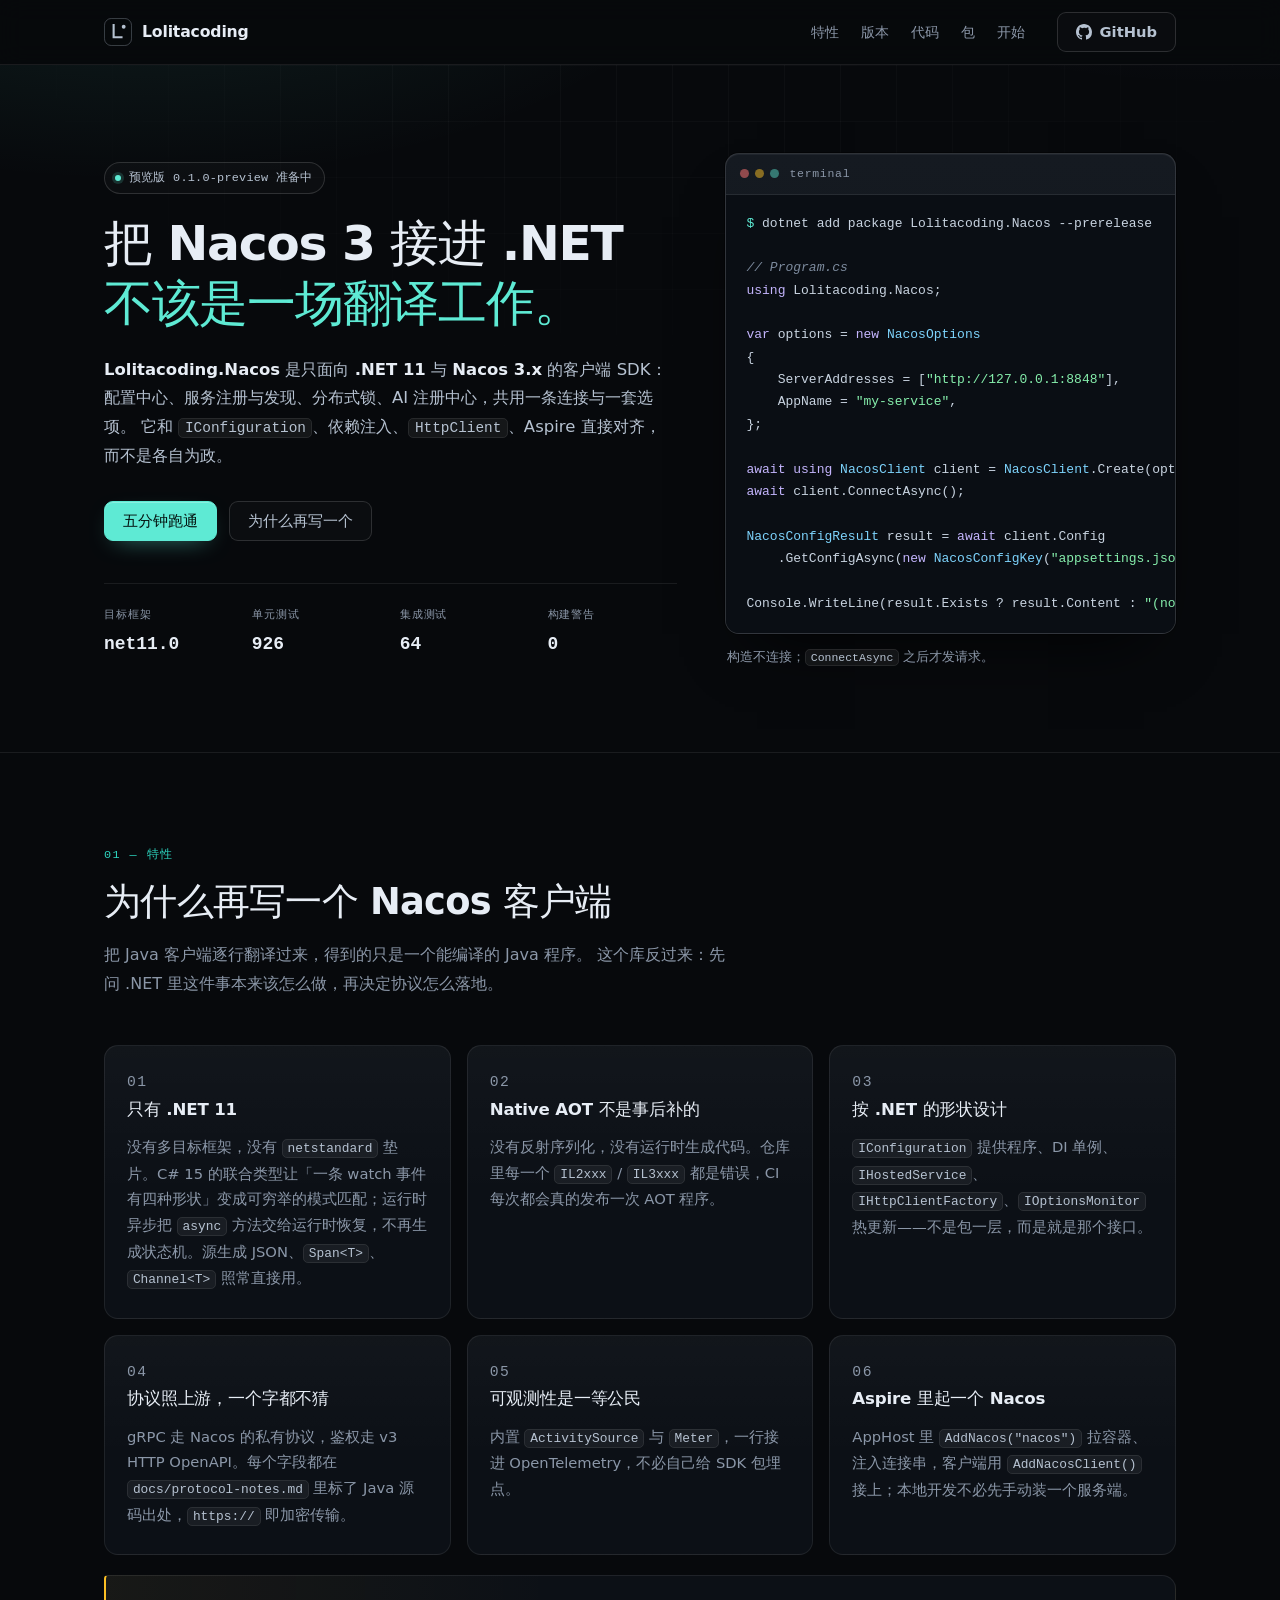
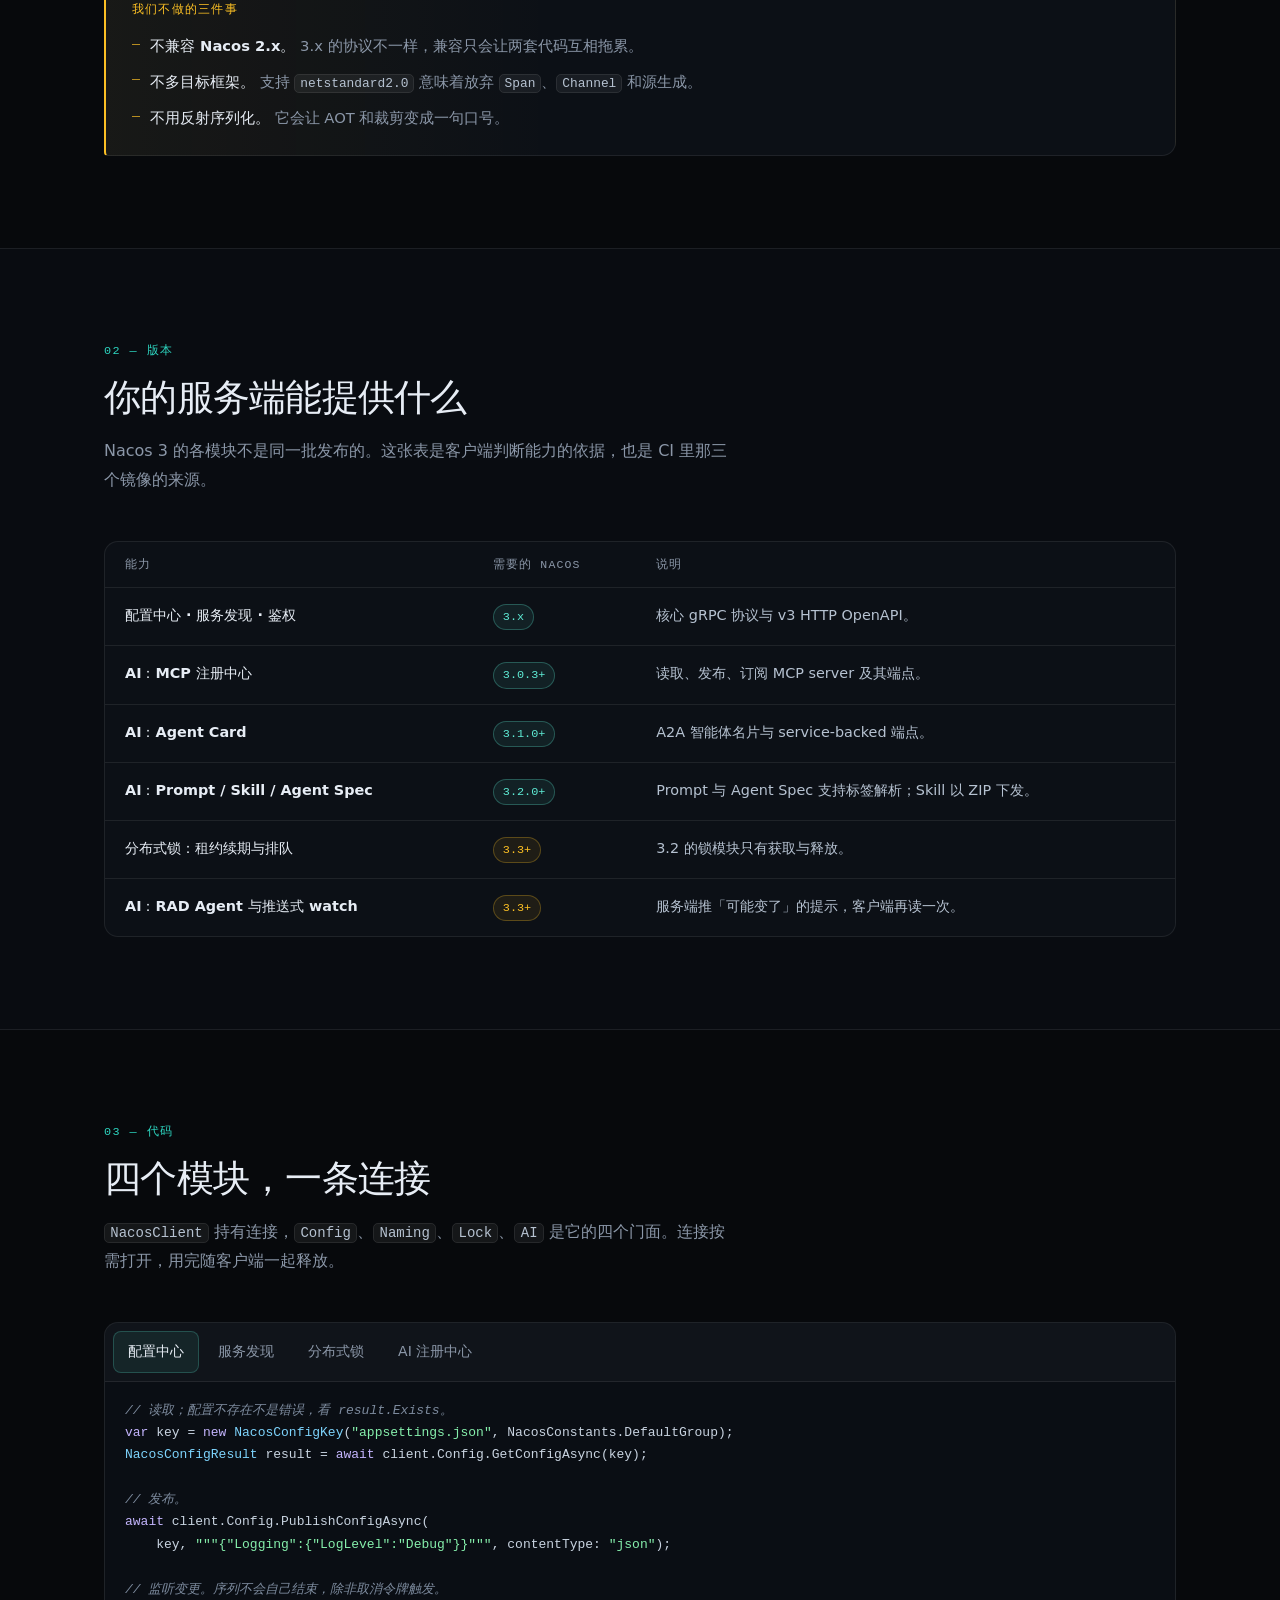
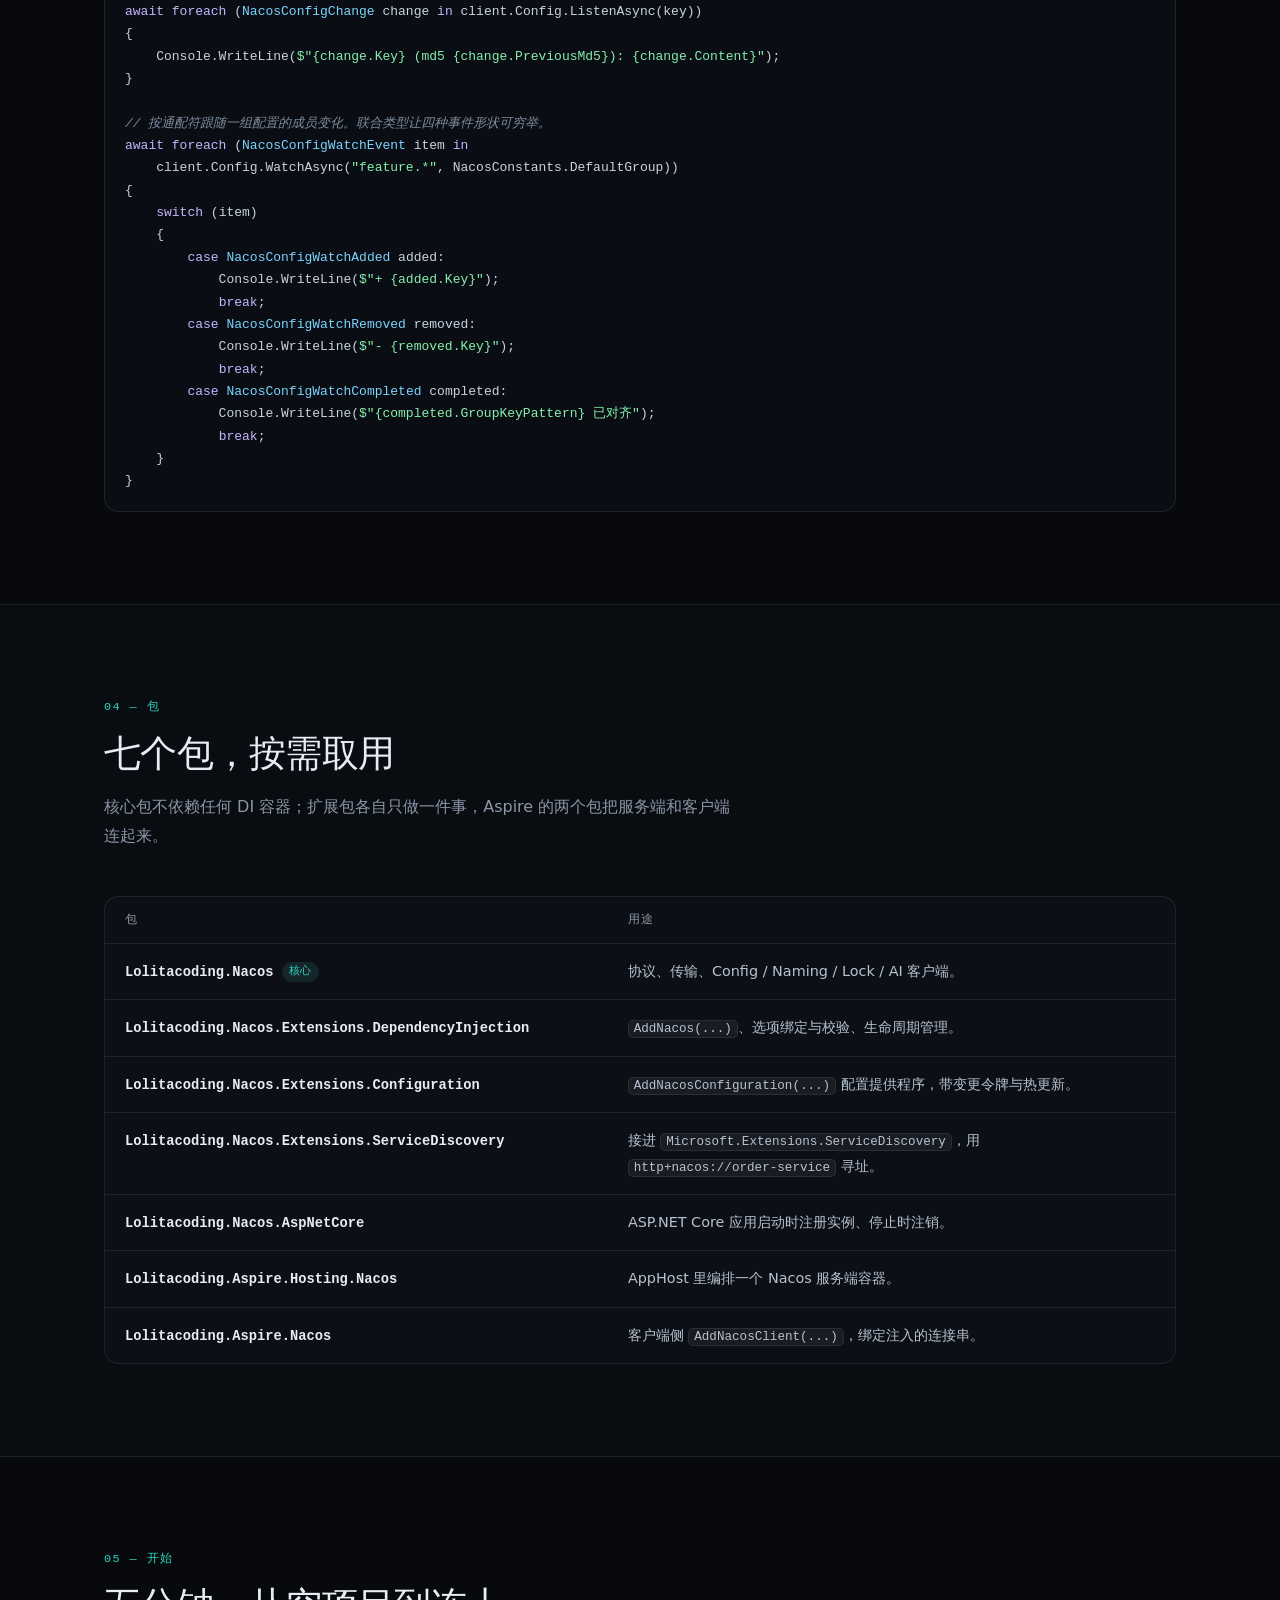
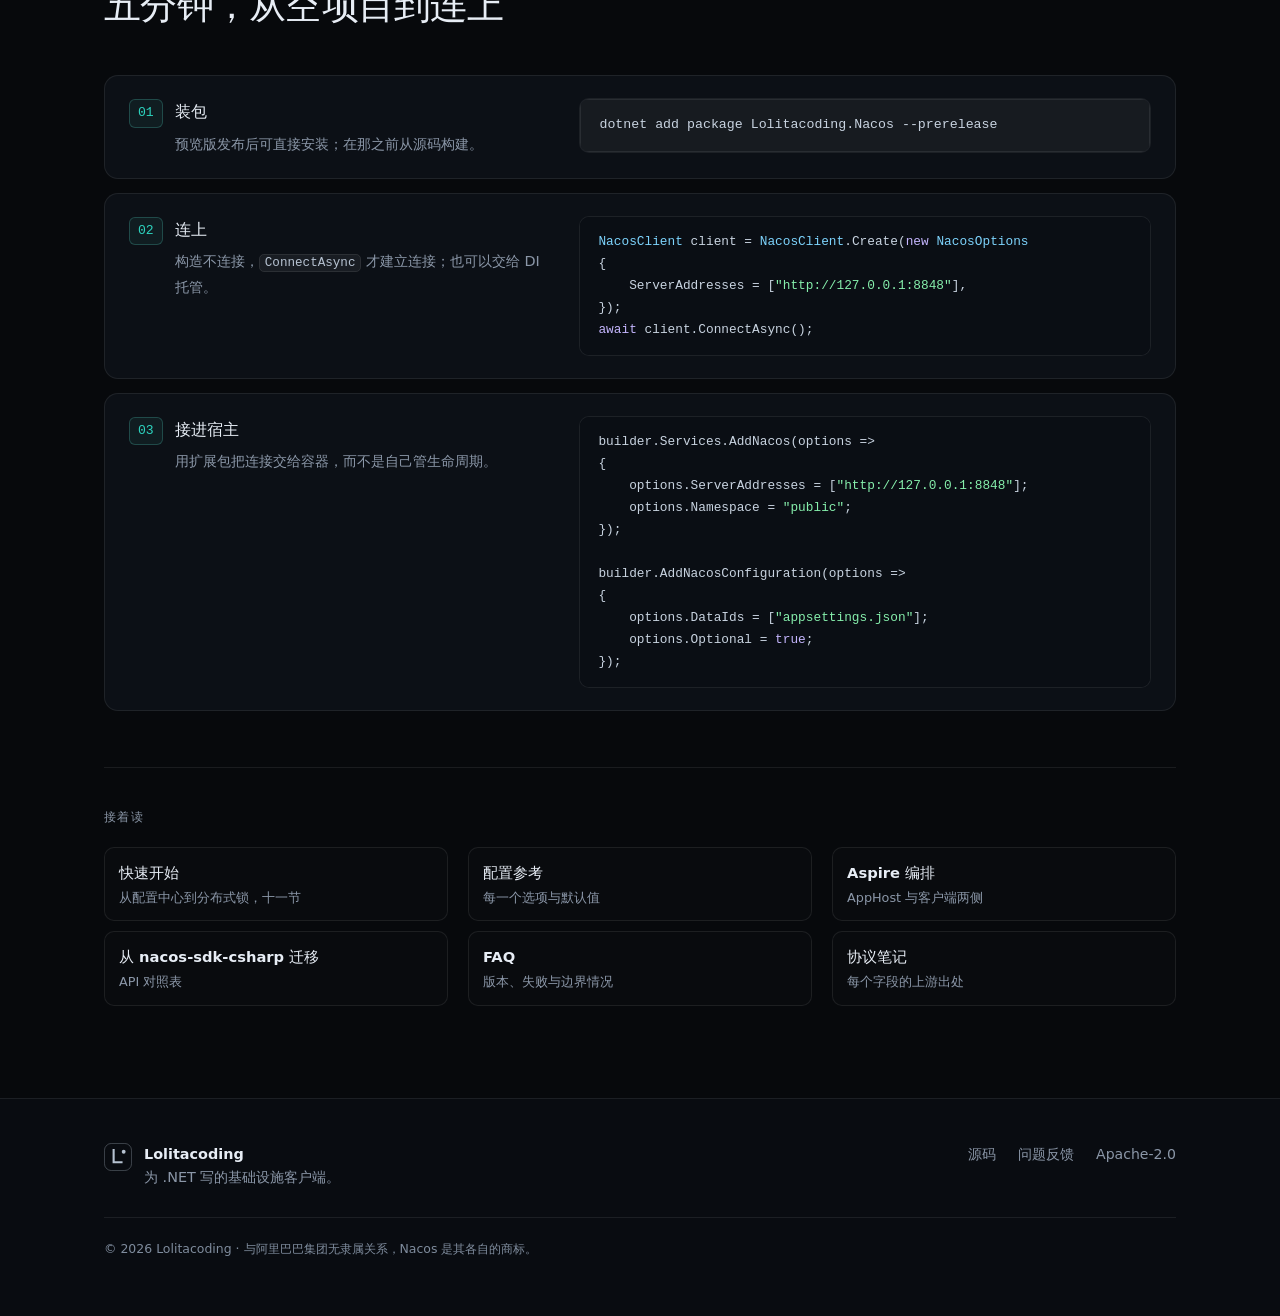
<file: site/index.html>
<!DOCTYPE html>
<html lang="zh-CN" class="no-js">
<head>
<meta charset="utf-8">
<meta name="viewport" content="width=device-width, initial-scale=1">
<title>Lolitacoding — 为 .NET 写的 Nacos 3 客户端</title>
<meta name="description" content="Lolitacoding.Nacos 是一个只面向 .NET 11 与 Nacos 3.x 的客户端 SDK：配置中心、服务注册与发现、分布式锁、AI 注册中心，原生 AOT 友好，与 IConfiguration、依赖注入和 Aspire 直接对齐。">
<meta name="theme-color" content="#07090c">
<meta name="color-scheme" content="dark">
<link rel="canonical" href="https://lolitacoding.github.io/nacos-dotnet/">
<link rel="icon" href="assets/favicon.svg" type="image/svg+xml">
<meta property="og:type" content="website">
<meta property="og:site_name" content="Lolitacoding">
<meta property="og:locale" content="zh_CN">
<meta property="og:title" content="Lolitacoding — 为 .NET 写的 Nacos 3 客户端">
<meta property="og:description" content="只面向 .NET 11 与 Nacos 3.x 的客户端 SDK：配置中心、服务发现、分布式锁、AI 注册中心。">
<meta property="og:url" content="https://lolitacoding.github.io/nacos-dotnet/">
<meta name="twitter:card" content="summary">
<link rel="stylesheet" href="assets/styles.css">
<script>document.documentElement.classList.replace('no-js', 'js');</script>
<script type="application/ld+json">
{
  "@context": "https://schema.org",
  "@type": "SoftwareApplication",
  "name": "Lolitacoding.Nacos",
  "applicationCategory": "DeveloperApplication",
  "operatingSystem": "Windows, Linux, macOS",
  "description": ".NET 11 client SDK for Nacos 3.x: configuration, service discovery, distributed locking and the AI registry.",
  "url": "https://lolitacoding.github.io/nacos-dotnet/",
  "license": "https://www.apache.org/licenses/LICENSE-2.0",
  "offers": { "@type": "Offer", "price": "0", "priceCurrency": "USD" }
}
</script>
</head>
<body>
<a class="skip" href="#main">跳到主要内容</a>

<header class="site-header">
  <div class="wrap header-inner">
    <a class="brand" href="#top" aria-label="Lolitacoding 首页">
      <svg class="brand-mark" viewBox="0 0 32 32" aria-hidden="true" focusable="false">
        <rect x="0.5" y="0.5" width="31" height="31" rx="8" fill="none" stroke="currentColor" stroke-opacity=".35"/>
        <path d="M11 8v14h9" fill="none" stroke="currentColor" stroke-width="2.4" stroke-linecap="square"/>
        <circle cx="22.5" cy="10" r="2.2" fill="currentColor"/>
      </svg>
      <span class="brand-name">Lolitacoding</span>
    </a>

    <nav class="site-nav" aria-label="主导航">
      <a href="#why">特性</a>
      <a href="#versions">版本</a>
      <a href="#code">代码</a>
      <a href="#packages">包</a>
      <a href="#start">开始</a>
    </nav>

    <a class="btn btn-ghost header-cta" href="https://github.com/lolitacoding/nacos-dotnet">
      <svg viewBox="0 0 16 16" width="16" height="16" aria-hidden="true" fill="currentColor">
        <path d="M8 0C3.58 0 0 3.58 0 8c0 3.54 2.29 6.53 5.47 7.59.4.07.55-.17.55-.38 0-.19-.01-.82-.01-1.49-2.01.37-2.53-.49-2.69-.94-.09-.23-.48-.94-.82-1.13-.28-.15-.68-.52-.01-.53.63-.01 1.08.58 1.23.82.72 1.21 1.87.87 2.33.66.07-.52.28-.87.51-1.07-1.78-.2-3.64-.89-3.64-3.95 0-.87.31-1.59.82-2.15-.08-.2-.36-1.02.08-2.12 0 0 .67-.21 2.2.82a7.4 7.4 0 0 1 2-.27c.68 0 1.36.09 2 .27 1.53-1.04 2.2-.82 2.2-.82.44 1.1.16 1.92.08 2.12.51.56.82 1.27.82 2.15 0 3.07-1.87 3.75-3.65 3.95.29.25.54.73.54 1.48 0 1.07-.01 1.93-.01 2.2 0 .21.15.46.55.38A8.01 8.01 0 0 0 16 8c0-4.42-3.58-8-8-8Z"/>
      </svg>
      <span>GitHub</span>
    </a>
  </div>
</header>

<main id="main">
  <section class="hero" id="top">
    <div class="hero-glow" aria-hidden="true"></div>
    <div class="wrap hero-inner">
      <div class="hero-copy">
        <p class="eyebrow"><span class="dot" aria-hidden="true"></span>预览版 0.1.0-preview 准备中</p>
        <h1>把 Nacos 3 接进 .NET<br><em>不该是一场翻译工作。</em></h1>
        <p class="lede">
          <strong>Lolitacoding.Nacos</strong> 是只面向 <strong>.NET 11</strong> 与 <strong>Nacos 3.x</strong> 的客户端 SDK：
          配置中心、服务注册与发现、分布式锁、AI 注册中心，共用一条连接与一套选项。
          它和 <code>IConfiguration</code>、依赖注入、<code>HttpClient</code>、Aspire 直接对齐，而不是各自为政。
        </p>
        <div class="hero-actions">
          <a class="btn btn-primary" href="#start">五分钟跑通</a>
          <a class="btn btn-ghost" href="#why">为什么再写一个</a>
        </div>
        <dl class="hero-stats">
          <div><dt>目标框架</dt><dd>net11.0</dd></div>
          <div><dt>单元测试</dt><dd>926</dd></div>
          <div><dt>集成测试</dt><dd>64</dd></div>
          <div><dt>构建警告</dt><dd>0</dd></div>
        </dl>
      </div>

      <div class="hero-code" aria-label="安装与最小示例">
        <div class="window">
          <div class="window-bar" aria-hidden="true">
            <span class="window-dots"><i></i><i></i><i></i></span>
            <span class="window-title">terminal</span>
          </div>
<pre class="code" tabindex="0"><code><span class="tok-prompt">$</span> dotnet add package Lolitacoding.Nacos --prerelease

<span class="tok-com">// Program.cs</span>
<span class="tok-key">using</span> Lolitacoding.Nacos;

<span class="tok-key">var</span> options = <span class="tok-key">new</span> <span class="tok-type">NacosOptions</span>
{
    ServerAddresses = [<span class="tok-str">"http://127.0.0.1:8848"</span>],
    AppName = <span class="tok-str">"my-service"</span>,
};

<span class="tok-key">await using</span> <span class="tok-type">NacosClient</span> client = <span class="tok-type">NacosClient</span>.Create(options);
<span class="tok-key">await</span> client.ConnectAsync();

<span class="tok-type">NacosConfigResult</span> result = <span class="tok-key">await</span> client.Config
    .GetConfigAsync(<span class="tok-key">new</span> <span class="tok-type">NacosConfigKey</span>(<span class="tok-str">"appsettings.json"</span>));

Console.WriteLine(result.Exists ? result.Content : <span class="tok-str">"(not set)"</span>);</code></pre>
        </div>
        <p class="hero-note">构造不连接；<code>ConnectAsync</code> 之后才发请求。</p>
      </div>
    </div>
  </section>

  <section class="section" id="why">
    <div class="wrap">
      <header class="section-head">
        <p class="kicker">01 — 特性</p>
        <h2>为什么再写一个 Nacos 客户端</h2>
        <p class="section-lede">
          把 Java 客户端逐行翻译过来，得到的只是一个能编译的 Java 程序。
          这个库反过来：先问 .NET 里这件事本来该怎么做，再决定协议怎么落地。
        </p>
      </header>

      <div class="grid grid-3">
        <article class="card">
          <p class="card-num">01</p>
          <h3>只有 .NET 11</h3>
          <p>没有多目标框架，没有 <code>netstandard</code> 垫片。C# 15 的联合类型让「一条 watch 事件有四种形状」变成可穷举的模式匹配；运行时异步把 <code>async</code> 方法交给运行时恢复，不再生成状态机。源生成 JSON、<code>Span&lt;T&gt;</code>、<code>Channel&lt;T&gt;</code> 照常直接用。</p>
        </article>
        <article class="card">
          <p class="card-num">02</p>
          <h3>Native AOT 不是事后补的</h3>
          <p>没有反射序列化，没有运行时生成代码。仓库里每一个 <code>IL2xxx</code> / <code>IL3xxx</code> 都是错误，CI 每次都会真的发布一次 AOT 程序。</p>
        </article>
        <article class="card">
          <p class="card-num">03</p>
          <h3>按 .NET 的形状设计</h3>
          <p><code>IConfiguration</code> 提供程序、DI 单例、<code>IHostedService</code>、<code>IHttpClientFactory</code>、<code>IOptionsMonitor</code> 热更新——不是包一层，而是就是那个接口。</p>
        </article>
        <article class="card">
          <p class="card-num">04</p>
          <h3>协议照上游，一个字都不猜</h3>
          <p>gRPC 走 Nacos 的私有协议，鉴权走 v3 HTTP OpenAPI。每个字段都在 <code>docs/protocol-notes.md</code> 里标了 Java 源码出处，<code>https://</code> 即加密传输。</p>
        </article>
        <article class="card">
          <p class="card-num">05</p>
          <h3>可观测性是一等公民</h3>
          <p>内置 <code>ActivitySource</code> 与 <code>Meter</code>，一行接进 OpenTelemetry，不必自己给 SDK 包埋点。</p>
        </article>
        <article class="card">
          <p class="card-num">06</p>
          <h3>Aspire 里起一个 Nacos</h3>
          <p>AppHost 里 <code>AddNacos("nacos")</code> 拉容器、注入连接串，客户端用 <code>AddNacosClient()</code> 接上；本地开发不必先手动装一个服务端。</p>
        </article>
      </div>

      <aside class="pledge">
        <p class="pledge-title">我们不做的三件事</p>
        <ul>
          <li><strong>不兼容 Nacos 2.x。</strong> 3.x 的协议不一样，兼容只会让两套代码互相拖累。</li>
          <li><strong>不多目标框架。</strong> 支持 <code>netstandard2.0</code> 意味着放弃 <code>Span</code>、<code>Channel</code> 和源生成。</li>
          <li><strong>不用反射序列化。</strong> 它会让 AOT 和裁剪变成一句口号。</li>
        </ul>
      </aside>
    </div>
  </section>

  <section class="section section-alt" id="versions">
    <div class="wrap">
      <header class="section-head">
        <p class="kicker">02 — 版本</p>
        <h2>你的服务端能提供什么</h2>
        <p class="section-lede">
          Nacos 3 的各模块不是同一批发布的。这张表是客户端判断能力的依据，也是 CI 里那三个镜像的来源。
        </p>
      </header>

      <div class="table-wrap">
        <table class="table-versions">
          <caption class="sr-only">Nacos 服务端版本与客户端能力对照</caption>
          <thead>
            <tr><th scope="col">能力</th><th scope="col">需要的 Nacos</th><th scope="col">说明</th></tr>
          </thead>
          <tbody>
            <tr><th scope="row">配置中心 · 服务发现 · 鉴权</th><td><span class="tag">3.x</span></td><td>核心 gRPC 协议与 v3 HTTP OpenAPI。</td></tr>
            <tr><th scope="row">AI：MCP 注册中心</th><td><span class="tag">3.0.3+</span></td><td>读取、发布、订阅 MCP server 及其端点。</td></tr>
            <tr><th scope="row">AI：Agent Card</th><td><span class="tag">3.1.0+</span></td><td>A2A 智能体名片与 service-backed 端点。</td></tr>
            <tr><th scope="row">AI：Prompt / Skill / Agent Spec</th><td><span class="tag">3.2.0+</span></td><td>Prompt 与 Agent Spec 支持标签解析；Skill 以 ZIP 下发。</td></tr>
            <tr><th scope="row">分布式锁：租约续期与排队</th><td><span class="tag tag-warm">3.3+</span></td><td>3.2 的锁模块只有获取与释放。</td></tr>
            <tr><th scope="row">AI：RAD Agent 与推送式 watch</th><td><span class="tag tag-warm">3.3+</span></td><td>服务端推「可能变了」的提示，客户端再读一次。</td></tr>
          </tbody>
        </table>
      </div>
    </div>
  </section>

  <section class="section" id="code">
    <div class="wrap">
      <header class="section-head">
        <p class="kicker">03 — 代码</p>
        <h2>四个模块，一条连接</h2>
        <p class="section-lede">
          <code>NacosClient</code> 持有连接，<code>Config</code>、<code>Naming</code>、<code>Lock</code>、<code>AI</code>
          是它的四个门面。连接按需打开，用完随客户端一起释放。
        </p>
      </header>

      <div class="tabs" data-tabs>
        <div class="tablist" role="tablist" aria-label="代码示例">
          <button class="tab" role="tab" id="tab-config" aria-controls="panel-config" aria-selected="true" data-tab>配置中心</button>
          <button class="tab" role="tab" id="tab-naming" aria-controls="panel-naming" aria-selected="false" tabindex="-1" data-tab>服务发现</button>
          <button class="tab" role="tab" id="tab-lock" aria-controls="panel-lock" aria-selected="false" tabindex="-1" data-tab>分布式锁</button>
          <button class="tab" role="tab" id="tab-ai" aria-controls="panel-ai" aria-selected="false" tabindex="-1" data-tab>AI 注册中心</button>
        </div>

        <div class="panel" role="tabpanel" id="panel-config" aria-labelledby="tab-config" data-panel>
<pre class="code" tabindex="0"><code><span class="tok-com">// 读取；配置不存在不是错误，看 result.Exists。</span>
<span class="tok-key">var</span> key = <span class="tok-key">new</span> <span class="tok-type">NacosConfigKey</span>(<span class="tok-str">"appsettings.json"</span>, NacosConstants.DefaultGroup);
<span class="tok-type">NacosConfigResult</span> result = <span class="tok-key">await</span> client.Config.GetConfigAsync(key);

<span class="tok-com">// 发布。</span>
<span class="tok-key">await</span> client.Config.PublishConfigAsync(
    key, <span class="tok-str">"""{"Logging":{"LogLevel":"Debug"}}"""</span>, contentType: <span class="tok-str">"json"</span>);

<span class="tok-com">// 监听变更。序列不会自己结束，除非取消令牌触发。</span>
<span class="tok-key">await foreach</span> (<span class="tok-type">NacosConfigChange</span> change <span class="tok-key">in</span> client.Config.ListenAsync(key))
{
    Console.WriteLine(<span class="tok-str">$"{change.Key} (md5 {change.PreviousMd5}): {change.Content}"</span>);
}

<span class="tok-com">// 按通配符跟随一组配置的成员变化。联合类型让四种事件形状可穷举。</span>
<span class="tok-key">await foreach</span> (<span class="tok-type">NacosConfigWatchEvent</span> item <span class="tok-key">in</span>
    client.Config.WatchAsync(<span class="tok-str">"feature.*"</span>, NacosConstants.DefaultGroup))
{
    <span class="tok-key">switch</span> (item)
    {
        <span class="tok-key">case</span> <span class="tok-type">NacosConfigWatchAdded</span> added:
            Console.WriteLine(<span class="tok-str">$"+ {added.Key}"</span>);
            <span class="tok-key">break</span>;
        <span class="tok-key">case</span> <span class="tok-type">NacosConfigWatchRemoved</span> removed:
            Console.WriteLine(<span class="tok-str">$"- {removed.Key}"</span>);
            <span class="tok-key">break</span>;
        <span class="tok-key">case</span> <span class="tok-type">NacosConfigWatchCompleted</span> completed:
            Console.WriteLine(<span class="tok-str">$"{completed.GroupKeyPattern} 已对齐"</span>);
            <span class="tok-key">break</span>;
    }
}</code></pre>
        </div>

        <div class="panel" role="tabpanel" id="panel-naming" aria-labelledby="tab-naming" data-panel>
<pre class="code" tabindex="0"><code><span class="tok-key">using</span> Lolitacoding.Nacos.Naming;

<span class="tok-key">var</span> service = <span class="tok-key">new</span> <span class="tok-type">NacosServiceKey</span>(<span class="tok-str">"order-service"</span>, NacosConstants.DefaultGroup);

<span class="tok-key">await</span> client.Naming.RegisterInstanceAsync(
    service, <span class="tok-key">new</span> <span class="tok-type">NacosInstance</span>(<span class="tok-str">"10.0.0.5"</span>, <span class="tok-num">8080</span>));

<span class="tok-com">// 一条连接对一个服务只发布一组实例，所以多实例用批量接口。</span>
<span class="tok-key">await</span> client.Naming.RegisterInstancesAsync(payment, [
    <span class="tok-key">new</span> <span class="tok-type">NacosInstance</span>(<span class="tok-str">"10.0.0.6"</span>, <span class="tok-num">8080</span>),
    <span class="tok-key">new</span> <span class="tok-type">NacosInstance</span>(<span class="tok-str">"10.0.0.7"</span>, <span class="tok-num">8080</span>),
]);

<span class="tok-type">NacosServiceInfo</span> info = <span class="tok-key">await</span> client.Naming.GetInstancesAsync(service);

<span class="tok-com">// 只保留带标签的实例；过滤在客户端，订阅仍然只开一条。</span>
<span class="tok-key">var</span> goldOnly = <span class="tok-type">NacosInstanceSelectors</span>.Metadata(
    <span class="tok-key">new</span> <span class="tok-type">Dictionary</span>&lt;<span class="tok-key">string</span>, <span class="tok-key">string</span>&gt; { [<span class="tok-str">"tier"</span>] = <span class="tok-str">"gold"</span> });

<span class="tok-key">await foreach</span> (<span class="tok-type">NacosServiceChange</span> change <span class="tok-key">in</span>
    client.Naming.SubscribeAsync(service, goldOnly))
{
    Console.WriteLine(<span class="tok-str">$"{change.Instances.Count} 个 gold 实例"</span>);
}</code></pre>
        </div>

        <div class="panel" role="tabpanel" id="panel-lock" aria-labelledby="tab-lock" data-panel>
<pre class="code" tabindex="0"><code><span class="tok-key">using</span> Lolitacoding.Nacos.Locking;

<span class="tok-type">NacosLock</span> nightlyLock = client.Lock.GetLock(
    <span class="tok-key">new</span> <span class="tok-type">NacosLockKey</span>(<span class="tok-str">"nightly-reindex"</span>),
    <span class="tok-key">new</span> <span class="tok-type">NacosLockOptions</span> { LeaseDuration = <span class="tok-type">TimeSpan</span>.FromSeconds(<span class="tok-num">15</span>) });

<span class="tok-key">await using</span> <span class="tok-type">NacosLockLease</span> lease = <span class="tok-key">await</span> nightlyLock.AcquireAsync(ct);

<span class="tok-com">// …… 被保护的临界区 ……</span>

<span class="tok-com">// 没有 fencing token：锁随连接消失，提交前自己确认还握着。</span>
<span class="tok-key">if</span> (!lease.IsHeld)
{
    <span class="tok-com">// 这次执行的效果可能不再独占。</span>
}</code></pre>
        </div>

        <div class="panel" role="tabpanel" id="panel-ai" aria-labelledby="tab-ai" data-panel>
<pre class="code" tabindex="0"><code><span class="tok-key">using</span> Lolitacoding.Nacos.AI;

<span class="tok-com">// MCP：服务器当前提供的工具、资源与端点。</span>
<span class="tok-type">NacosMcpServerDetail</span> server = <span class="tok-key">await</span> client.AI.Mcp.GetServerAsync(<span class="tok-str">"weather"</span>, ct);

<span class="tok-key">foreach</span> (<span class="tok-type">NacosMcpTool</span> tool <span class="tok-key">in</span> server.ToolSpec?.Tools ?? [])
{
    Console.WriteLine(tool.Name);
}

<span class="tok-com">// Nacos 没有 MCP 变更推送：订阅就是按间隔重读，变了才再报。</span>
<span class="tok-key">await foreach</span> (<span class="tok-type">NacosMcpServerDetail</span> change <span class="tok-key">in</span>
    client.AI.Mcp.SubscribeServerAsync(<span class="tok-str">"weather"</span>, ct: ct))
{
    Console.WriteLine(change.VersionDetail?.Version);
}

<span class="tok-com">// Prompt、Skill、Agent Spec、Agent Card，以及 3.3 的 RAD Agent watch。</span>
<span class="tok-type">NacosSkill</span> skill = <span class="tok-key">await</span> client.AI.Skill.GetSkillAsync(<span class="tok-str">"release-notes"</span>, ct);
Console.WriteLine(<span class="tok-str">$"{skill.Version} ({skill.Md5}), {skill.Archive.Length} bytes"</span>);</code></pre>
        </div>
      </div>
    </div>
  </section>

  <section class="section section-alt" id="packages">
    <div class="wrap">
      <header class="section-head">
        <p class="kicker">04 — 包</p>
        <h2>七个包，按需取用</h2>
        <p class="section-lede">
          核心包不依赖任何 DI 容器；扩展包各自只做一件事，Aspire 的两个包把服务端和客户端连起来。
        </p>
      </header>

      <div class="table-wrap">
        <table class="packages">
          <caption class="sr-only">NuGet 包列表</caption>
          <colgroup><col class="col-pkg"><col></colgroup>
          <thead>
            <tr><th scope="col">包</th><th scope="col">用途</th></tr>
          </thead>
          <tbody>
            <tr>
              <th scope="row"><code>Lolitacoding.Nacos</code><span class="pkg-note">核心</span></th>
              <td>协议、传输、Config / Naming / Lock / AI 客户端。</td>
            </tr>
            <tr>
              <th scope="row"><code>Lolitacoding.Nacos.<wbr>Extensions.<wbr>DependencyInjection</code></th>
              <td><code>AddNacos(...)</code>、选项绑定与校验、生命周期管理。</td>
            </tr>
            <tr>
              <th scope="row"><code>Lolitacoding.Nacos.<wbr>Extensions.<wbr>Configuration</code></th>
              <td><code>AddNacosConfiguration(...)</code> 配置提供程序，带变更令牌与热更新。</td>
            </tr>
            <tr>
              <th scope="row"><code>Lolitacoding.Nacos.<wbr>Extensions.<wbr>ServiceDiscovery</code></th>
              <td>接进 <code>Microsoft.Extensions.ServiceDiscovery</code>，用 <code>http+nacos://order-service</code> 寻址。</td>
            </tr>
            <tr>
              <th scope="row"><code>Lolitacoding.Nacos.AspNetCore</code></th>
              <td>ASP.NET Core 应用启动时注册实例、停止时注销。</td>
            </tr>
            <tr>
              <th scope="row"><code>Lolitacoding.Aspire.<wbr>Hosting.Nacos</code></th>
              <td>AppHost 里编排一个 Nacos 服务端容器。</td>
            </tr>
            <tr>
              <th scope="row"><code>Lolitacoding.Aspire.Nacos</code></th>
              <td>客户端侧 <code>AddNacosClient(...)</code>，绑定注入的连接串。</td>
            </tr>
          </tbody>
        </table>
      </div>
    </div>
  </section>

  <section class="section" id="start">
    <div class="wrap">
      <header class="section-head">
        <p class="kicker">05 — 开始</p>
        <h2>五分钟，从空项目到连上</h2>
      </header>

      <ol class="steps">
        <li>
          <div class="step-body">
            <h3>装包</h3>
            <p>预览版发布后可直接安装；在那之前从源码构建。</p>
          </div>
          <div class="step-code"><code>dotnet add package Lolitacoding.Nacos --prerelease</code></div>
        </li>
        <li>
          <div class="step-body">
            <h3>连上</h3>
            <p>构造不连接，<code>ConnectAsync</code> 才建立连接；也可以交给 DI 托管。</p>
          </div>
          <div class="step-code">
<pre class="code" tabindex="0"><code><span class="tok-type">NacosClient</span> client = <span class="tok-type">NacosClient</span>.Create(<span class="tok-key">new</span> <span class="tok-type">NacosOptions</span>
{
    ServerAddresses = [<span class="tok-str">"http://127.0.0.1:8848"</span>],
});
<span class="tok-key">await</span> client.ConnectAsync();</code></pre>
          </div>
        </li>
        <li>
          <div class="step-body">
            <h3>接进宿主</h3>
            <p>用扩展包把连接交给容器，而不是自己管生命周期。</p>
          </div>
          <div class="step-code">
<pre class="code" tabindex="0"><code>builder.Services.AddNacos(options =&gt;
{
    options.ServerAddresses = [<span class="tok-str">"http://127.0.0.1:8848"</span>];
    options.Namespace = <span class="tok-str">"public"</span>;
});

builder.AddNacosConfiguration(options =&gt;
{
    options.DataIds = [<span class="tok-str">"appsettings.json"</span>];
    options.Optional = <span class="tok-key">true</span>;
});</code></pre>
          </div>
        </li>
      </ol>

      <div class="docs">
        <h3>接着读</h3>
        <ul class="doc-list">
          <li><a href="https://github.com/lolitacoding/nacos-dotnet/blob/main/docs/quickstart.md">快速开始<span>从配置中心到分布式锁，十一节</span></a></li>
          <li><a href="https://github.com/lolitacoding/nacos-dotnet/blob/main/docs/configuration.md">配置参考<span>每一个选项与默认值</span></a></li>
          <li><a href="https://github.com/lolitacoding/nacos-dotnet/blob/main/docs/aspire.md">Aspire 编排<span>AppHost 与客户端两侧</span></a></li>
          <li><a href="https://github.com/lolitacoding/nacos-dotnet/blob/main/docs/migration-from-nacos-sdk-csharp.md">从 nacos-sdk-csharp 迁移<span>API 对照表</span></a></li>
          <li><a href="https://github.com/lolitacoding/nacos-dotnet/blob/main/docs/faq.md">FAQ<span>版本、失败与边界情况</span></a></li>
          <li><a href="https://github.com/lolitacoding/nacos-dotnet/blob/main/docs/protocol-notes.md">协议笔记<span>每个字段的上游出处</span></a></li>
        </ul>
      </div>
    </div>
  </section>
</main>

<footer class="site-footer">
  <div class="wrap footer-inner">
    <div class="footer-brand">
      <svg class="brand-mark" viewBox="0 0 32 32" aria-hidden="true" focusable="false">
        <rect x="0.5" y="0.5" width="31" height="31" rx="8" fill="none" stroke="currentColor" stroke-opacity=".35"/>
        <path d="M11 8v14h9" fill="none" stroke="currentColor" stroke-width="2.4" stroke-linecap="square"/>
        <circle cx="22.5" cy="10" r="2.2" fill="currentColor"/>
      </svg>
      <p><strong>Lolitacoding</strong><br><span>为 .NET 写的基础设施客户端。</span></p>
    </div>
    <nav class="footer-nav" aria-label="页脚导航">
      <a href="https://github.com/lolitacoding/nacos-dotnet">源码</a>
      <a href="https://github.com/lolitacoding/nacos-dotnet/issues">问题反馈</a>
      <a href="https://github.com/lolitacoding/nacos-dotnet/blob/main/LICENSE">Apache-2.0</a>
    </nav>
    <p class="footer-note">© 2026 Lolitacoding · 与阿里巴巴集团无隶属关系，Nacos 是其各自的商标。</p>
  </div>
</footer>

<script src="assets/main.js" defer></script>
</body>
</html>
</file>
<file: site/assets/styles.css>
/* ==========================================================================
   Lolitacoding — single page, no build step.
   Palette is deliberately narrow: one background ramp, one accent, one warm.
   ========================================================================== */

:root {
  --bg: #07090c;
  --bg-alt: #090c11;
  --surface: #0c1016;
  --surface-2: #10151d;
  --line: rgba(255, 255, 255, 0.08);
  --line-strong: rgba(255, 255, 255, 0.14);
  --fg: #e7edf5;
  --fg-dim: #b6c2d1;
  --muted: #8b97a8;
  --accent: #5eead4;
  --accent-dim: #2dd4bf;
  --warm: #fbbf24;
  --code-bg: #0a0e14;

  --sans: "Inter", ui-sans-serif, system-ui, -apple-system, "Segoe UI",
    "Noto Sans SC", "PingFang SC", "Hiragino Sans GB", "Microsoft YaHei", sans-serif;
  --mono: ui-monospace, "Cascadia Code", "JetBrains Mono", "SFMono-Regular",
    Consolas, "Liberation Mono", monospace;

  --radius: 14px;
  --wrap: 1120px;
}

*,
*::before,
*::after { box-sizing: border-box; }

html {
  scroll-behavior: smooth;
  scroll-padding-top: 88px;
  -webkit-text-size-adjust: 100%;
}

body {
  margin: 0;
  background: var(--bg);
  color: var(--fg);
  font-family: var(--sans);
  font-size: 16px;
  line-height: 1.7;
  font-synthesis-weight: none;
  text-rendering: optimizeLegibility;
  -webkit-font-smoothing: antialiased;
}

img, svg { display: block; max-width: 100%; }

a { color: var(--accent); text-decoration: none; }
a:hover { text-decoration: underline; text-underline-offset: 3px; }

code, pre, kbd { font-family: var(--mono); }

p code, li code, td code, th code, dd code {
  font-size: 0.875em;
  color: var(--fg-dim);
  background: rgba(255, 255, 255, 0.055);
  border: 1px solid var(--line);
  border-radius: 5px;
  padding: 0.08em 0.38em;
  white-space: nowrap;
}

::selection { background: rgba(94, 234, 212, 0.28); color: #fff; }

:focus-visible {
  outline: 2px solid var(--accent);
  outline-offset: 3px;
  border-radius: 4px;
}

.sr-only {
  position: absolute;
  width: 1px; height: 1px;
  padding: 0; margin: -1px;
  overflow: hidden;
  clip: rect(0 0 0 0);
  white-space: nowrap;
  border: 0;
}

.skip {
  position: absolute;
  left: 16px;
  top: -64px;
  z-index: 100;
  padding: 10px 16px;
  background: var(--accent);
  color: #04120f;
  font-weight: 650;
  border-radius: 8px;
  transition: top 120ms ease;
}
.skip:focus { top: 12px; text-decoration: none; }

.wrap {
  width: 100%;
  max-width: var(--wrap);
  margin: 0 auto;
  padding: 0 24px;
}

/* --------------------------------------------------------------- header -- */

.site-header {
  position: sticky;
  top: 0;
  z-index: 50;
  background: rgba(7, 9, 12, 0.78);
  backdrop-filter: saturate(140%) blur(12px);
  -webkit-backdrop-filter: saturate(140%) blur(12px);
  border-bottom: 1px solid var(--line);
}

.header-inner {
  display: flex;
  align-items: center;
  gap: 28px;
  height: 64px;
}

.brand {
  display: inline-flex;
  align-items: center;
  gap: 10px;
  color: var(--fg);
  font-weight: 650;
  letter-spacing: -0.01em;
}
.brand:hover { text-decoration: none; }
.brand:hover .brand-mark { color: var(--accent); }

.brand-mark {
  width: 28px;
  height: 28px;
  color: var(--fg-dim);
  transition: color 140ms ease;
}

.brand-name { font-size: 0.98rem; }

.site-nav {
  display: flex;
  align-items: center;
  gap: 22px;
  margin-left: auto;
  font-size: 0.9rem;
}
.site-nav a { color: var(--muted); }
.site-nav a:hover { color: var(--fg); text-decoration: none; }

.header-cta { margin-left: 4px; }

/* --------------------------------------------------------------- button -- */

.btn {
  display: inline-flex;
  align-items: center;
  justify-content: center;
  gap: 8px;
  padding: 10px 18px;
  border-radius: 9px;
  border: 1px solid transparent;
  font-size: 0.92rem;
  font-weight: 600;
  line-height: 1.2;
  white-space: nowrap;
  transition: background 140ms ease, border-color 140ms ease, color 140ms ease,
    transform 140ms ease;
}
.btn:hover { text-decoration: none; }
.btn:active { transform: translateY(1px); }

.btn-primary {
  background: var(--accent);
  color: #04120f;
  border-color: var(--accent);
  box-shadow: 0 1px 0 rgba(255, 255, 255, 0.25) inset, 0 8px 24px -12px rgba(94, 234, 212, 0.65);
}
.btn-primary:hover { background: #7df0de; border-color: #7df0de; }

.btn-ghost {
  color: var(--fg-dim);
  border-color: var(--line-strong);
  background: rgba(255, 255, 255, 0.02);
}
.btn-ghost:hover { color: var(--fg); border-color: rgba(255, 255, 255, 0.26); background: rgba(255, 255, 255, 0.05); }

/* ----------------------------------------------------------------- hero -- */

.hero {
  position: relative;
  overflow: hidden;
  padding: 88px 0 84px;
  border-bottom: 1px solid var(--line);
}

.hero-glow {
  position: absolute;
  inset: -40% -20% auto;
  height: 720px;
  background:
    radial-gradient(46% 52% at 22% 18%, rgba(94, 234, 212, 0.11), transparent 70%),
    radial-gradient(38% 46% at 82% 8%, rgba(129, 140, 248, 0.09), transparent 72%);
  pointer-events: none;
}

.hero::after {
  content: "";
  position: absolute;
  inset: 0;
  background-image:
    linear-gradient(to right, rgba(255, 255, 255, 0.028) 1px, transparent 1px),
    linear-gradient(to bottom, rgba(255, 255, 255, 0.028) 1px, transparent 1px);
  background-size: 56px 56px;
  mask-image: radial-gradient(70% 60% at 50% 0%, #000 20%, transparent 78%);
  -webkit-mask-image: radial-gradient(70% 60% at 50% 0%, #000 20%, transparent 78%);
  pointer-events: none;
}

.hero-inner {
  position: relative;
  z-index: 1;
  display: grid;
  grid-template-columns: minmax(0, 1.12fr) minmax(0, 0.88fr);
  gap: 48px;
  align-items: center;
}

/* Grid items default to min-width: auto, and a code block's longest line would
   then push the whole column wider than the viewport. */
.hero-copy,
.hero-code,
.step-body,
.step-code,
.tabs,
.panel { min-width: 0; }

.eyebrow {
  display: inline-flex;
  align-items: center;
  gap: 8px;
  margin: 0 0 20px;
  padding: 5px 12px 5px 10px;
  border: 1px solid var(--line-strong);
  border-radius: 999px;
  background: rgba(255, 255, 255, 0.025);
  font-family: var(--mono);
  font-size: 0.74rem;
  letter-spacing: 0.02em;
  color: var(--fg-dim);
}

.dot {
  width: 6px;
  height: 6px;
  border-radius: 50%;
  background: var(--accent);
  box-shadow: 0 0 0 3px rgba(94, 234, 212, 0.16);
}

.hero h1 {
  margin: 0 0 22px;
  font-size: clamp(2rem, 1rem + 2.9vw, 3.05rem);
  line-height: 1.22;
  letter-spacing: -0.026em;
  font-weight: 700;
  text-wrap: balance;
}
.hero h1 em {
  font-style: normal;
  color: var(--accent);
}

.lede {
  margin: 0 0 30px;
  max-width: 54ch;
  color: var(--fg-dim);
  font-size: 1.03rem;
  line-height: 1.75;
}
.lede strong { color: var(--fg); font-weight: 600; }

.hero-actions {
  display: flex;
  flex-wrap: wrap;
  gap: 12px;
  margin-bottom: 42px;
}

.hero-stats {
  display: grid;
  grid-template-columns: repeat(4, minmax(0, 1fr));
  gap: 18px;
  margin: 0;
  padding-top: 22px;
  border-top: 1px solid var(--line);
}
.hero-stats div { min-width: 0; }
.hero-stats dt {
  margin-bottom: 4px;
  font-family: var(--mono);
  font-size: 0.7rem;
  letter-spacing: 0.08em;
  text-transform: uppercase;
  color: var(--muted);
}
.hero-stats dd {
  margin: 0;
  font-family: var(--mono);
  font-size: 1.12rem;
  font-weight: 600;
  color: var(--fg);
}

/* window + code ------------------------------------------------------------ */

.window {
  max-width: 100%;
  border: 1px solid var(--line-strong);
  border-radius: var(--radius);
  background: linear-gradient(180deg, var(--surface-2), var(--surface));
  box-shadow:
    0 1px 0 rgba(255, 255, 255, 0.05) inset,
    0 32px 64px -32px rgba(0, 0, 0, 0.9),
    0 0 0 1px rgba(0, 0, 0, 0.4);
  overflow: hidden;
}

.window-bar {
  display: flex;
  align-items: center;
  gap: 10px;
  padding: 10px 14px;
  border-bottom: 1px solid var(--line);
  background: rgba(255, 255, 255, 0.018);
}

.window-dots { display: inline-flex; gap: 6px; }
.window-dots i {
  width: 9px; height: 9px;
  border-radius: 50%;
  background: rgba(255, 255, 255, 0.14);
}
.window-dots i:first-child { background: rgba(248, 113, 113, 0.55); }
.window-dots i:nth-child(2) { background: rgba(251, 191, 36, 0.5); }
.window-dots i:last-child { background: rgba(94, 234, 212, 0.45); }

.window-title {
  font-family: var(--mono);
  font-size: 0.72rem;
  letter-spacing: 0.06em;
  color: var(--muted);
}

.hero-note {
  margin: 12px 2px 0;
  font-size: 0.82rem;
  color: var(--muted);
}

pre.code {
  max-width: 100%;
  margin: 0;
  padding: 18px 20px;
  overflow-x: auto;
  background: var(--code-bg);
  color: #c8d3e0;
  font-size: 0.8125rem;
  line-height: 1.72;
  tab-size: 4;
  scrollbar-width: thin;
  scrollbar-color: rgba(255, 255, 255, 0.16) transparent;
}
.window pre.code { border-radius: 0; }

pre.code code {
  font-size: inherit;
  color: inherit;
  background: none;
  border: 0;
  padding: 0;
  white-space: pre;
}

.copy-wrap { position: relative; }
.copy-wrap pre.code { margin: 0; }

.copy {
  position: absolute;
  top: 8px;
  right: 8px;
  padding: 4px 9px;
  border: 1px solid var(--line-strong);
  border-radius: 6px;
  background: rgba(12, 16, 22, 0.85);
  color: var(--muted);
  font-family: var(--mono);
  font-size: 0.7rem;
  line-height: 1.5;
  cursor: pointer;
  opacity: 0;
  transition: opacity 120ms ease, color 120ms ease, border-color 120ms ease;
}
.copy-wrap:hover .copy,
.copy:focus-visible { opacity: 1; }
.copy:hover { color: var(--fg); border-color: rgba(255, 255, 255, 0.28); }
.copy.is-done { color: var(--accent); border-color: rgba(94, 234, 212, 0.4); opacity: 1; }

@media (max-width: 760px) {
  .copy { display: none; }
}

.tok-key { color: #c4b5fd; }
.tok-type { color: #7dd3fc; }
.tok-str { color: #86efac; }
.tok-num { color: #fdba74; }
.tok-com { color: #7d8b9e; font-style: italic; }
.tok-prompt { color: var(--accent); user-select: none; }

/* -------------------------------------------------------------- section -- */

.section { padding: 92px 0; }
.section-alt {
  background: var(--bg-alt);
  border-top: 1px solid var(--line);
  border-bottom: 1px solid var(--line);
}

.section-head { max-width: 62ch; margin-bottom: 46px; }

.kicker {
  margin: 0 0 14px;
  font-family: var(--mono);
  font-size: 0.74rem;
  letter-spacing: 0.12em;
  text-transform: uppercase;
  color: var(--accent-dim);
}

.section-head h2 {
  margin: 0 0 16px;
  font-size: clamp(1.6rem, 1.1rem + 1.9vw, 2.3rem);
  line-height: 1.25;
  letter-spacing: -0.02em;
  font-weight: 680;
  text-wrap: balance;
}

.section-lede {
  margin: 0;
  color: var(--muted);
  font-size: 1rem;
  line-height: 1.8;
}

/* ---------------------------------------------------------------- cards -- */

.grid { display: grid; gap: 16px; }
.grid-3 { grid-template-columns: repeat(3, minmax(0, 1fr)); }

.card {
  position: relative;
  padding: 24px 22px 26px;
  border: 1px solid var(--line);
  border-radius: var(--radius);
  background: linear-gradient(180deg, rgba(255, 255, 255, 0.022), transparent 55%), var(--surface);
  transition: border-color 160ms ease, transform 160ms ease, background 160ms ease;
}
.card:hover {
  border-color: var(--line-strong);
  transform: translateY(-2px);
  background: linear-gradient(180deg, rgba(94, 234, 212, 0.045), transparent 60%), var(--surface);
}

.card-num {
  margin: 0 0 14px;
  font-family: var(--mono);
  font-size: 0.72rem;
  letter-spacing: 0.1em;
  color: var(--accent-dim);
}

.card h3 {
  margin: 0 0 10px;
  font-size: 1.04rem;
  font-weight: 640;
  letter-spacing: -0.01em;
}

.card p {
  margin: 0;
  color: var(--muted);
  font-size: 0.92rem;
  line-height: 1.75;
}
.card p code { color: var(--fg-dim); }

.pledge {
  margin-top: 20px;
  padding: 24px 26px;
  border: 1px solid var(--line);
  border-left: 2px solid var(--warm);
  border-radius: 4px var(--radius) var(--radius) 4px;
  background: linear-gradient(90deg, rgba(251, 191, 36, 0.05), transparent 42%), var(--surface);
}
.pledge-title {
  margin: 0 0 12px;
  font-family: var(--mono);
  font-size: 0.76rem;
  letter-spacing: 0.1em;
  text-transform: uppercase;
  color: var(--warm);
}
.pledge ul {
  margin: 0;
  padding: 0;
  list-style: none;
  display: grid;
  gap: 10px;
}
.pledge li {
  position: relative;
  padding-left: 18px;
  color: var(--muted);
  font-size: 0.92rem;
  line-height: 1.75;
}
.pledge li::before {
  content: "";
  position: absolute;
  left: 0;
  top: 0.72em;
  width: 8px;
  height: 1px;
  background: var(--warm);
  opacity: 0.7;
}
.pledge strong { color: var(--fg); font-weight: 600; }

/* --------------------------------------------------------------- tables -- */

.table-wrap {
  border: 1px solid var(--line);
  border-radius: var(--radius);
  overflow-x: auto;
  background: var(--surface);
  scrollbar-width: thin;
}

table {
  width: 100%;
  border-collapse: collapse;
  font-size: 0.9rem;
}

thead th {
  padding: 13px 20px;
  text-align: left;
  font-family: var(--mono);
  font-size: 0.72rem;
  letter-spacing: 0.1em;
  text-transform: uppercase;
  color: var(--muted);
  font-weight: 500;
  border-bottom: 1px solid var(--line);
  white-space: nowrap;
}

tbody th,
tbody td {
  padding: 15px 20px;
  text-align: left;
  vertical-align: top;
  border-bottom: 1px solid var(--line);
  font-weight: 400;
  color: var(--fg-dim);
}

tbody th {
  color: var(--fg);
  font-weight: 550;
  white-space: nowrap;
}

tbody tr:last-child th,
tbody tr:last-child td { border-bottom: 0; }
tbody tr { transition: background 120ms ease; }
tbody tr:hover { background: rgba(255, 255, 255, 0.02); }

.tag {
  display: inline-block;
  padding: 2px 9px;
  border: 1px solid rgba(94, 234, 212, 0.28);
  border-radius: 999px;
  background: rgba(94, 234, 212, 0.08);
  color: var(--accent);
  font-family: var(--mono);
  font-size: 0.74rem;
  white-space: nowrap;
}
.tag-warm {
  border-color: rgba(251, 191, 36, 0.28);
  background: rgba(251, 191, 36, 0.08);
  color: var(--warm);
}

.table-versions col:nth-child(1) { width: 38%; }
.table-versions col:nth-child(2) { width: 15%; }
.table-versions col:nth-child(3) { width: 47%; }

.col-pkg { width: 47%; }

.packages tbody th code {
  background: none;
  border: 0;
  padding: 0;
  color: var(--fg);
  font-size: 0.86rem;
  white-space: normal;
  word-break: break-word;
}
.pkg-note {
  display: inline-block;
  margin-left: 8px;
  padding: 1px 7px;
  border-radius: 999px;
  background: rgba(94, 234, 212, 0.1);
  color: var(--accent-dim);
  font-family: var(--mono);
  font-size: 0.66rem;
  letter-spacing: 0.06em;
  vertical-align: 2px;
}

/* ----------------------------------------------------------------- tabs -- */

.tabs {
  border: 1px solid var(--line);
  border-radius: var(--radius);
  background: var(--surface);
  overflow: hidden;
}

.tablist {
  display: flex;
  gap: 4px;
  padding: 8px;
  border-bottom: 1px solid var(--line);
  background: rgba(255, 255, 255, 0.015);
  overflow-x: auto;
  scrollbar-width: none;
}
.tablist::-webkit-scrollbar { display: none; }

.tab {
  flex: 0 0 auto;
  padding: 8px 14px;
  border: 1px solid transparent;
  border-radius: 8px;
  background: none;
  color: var(--muted);
  font: inherit;
  font-size: 0.88rem;
  cursor: pointer;
  transition: color 120ms ease, background 120ms ease, border-color 120ms ease;
}
.tab:hover { color: var(--fg); background: rgba(255, 255, 255, 0.04); }
.tab[aria-selected="true"] {
  color: var(--fg);
  background: rgba(94, 234, 212, 0.08);
  border-color: rgba(94, 234, 212, 0.22);
}

.panel pre.code { border-radius: 0; background: var(--code-bg); }
.js .panel[hidden] { display: none; }

/* ---------------------------------------------------------------- steps -- */

.steps {
  margin: 0;
  padding: 0;
  list-style: none;
  display: grid;
  gap: 14px;
  counter-reset: step;
}

.steps > li {
  display: grid;
  grid-template-columns: minmax(0, 0.85fr) minmax(0, 1.15fr);
  gap: 28px;
  align-items: start;
  padding: 22px 24px;
  border: 1px solid var(--line);
  border-radius: var(--radius);
  background: var(--surface);
}

.step-body { position: relative; padding-left: 46px; }
.step-body::before {
  counter-increment: step;
  content: counter(step, decimal-leading-zero);
  position: absolute;
  left: 0;
  top: 1px;
  font-family: var(--mono);
  font-size: 0.82rem;
  color: var(--accent-dim);
  padding: 2px 8px;
  border: 1px solid rgba(94, 234, 212, 0.22);
  border-radius: 6px;
  background: rgba(94, 234, 212, 0.06);
}

.step-body h3 {
  margin: 0 0 6px;
  font-size: 1rem;
  font-weight: 640;
}
.step-body p {
  margin: 0;
  color: var(--muted);
  font-size: 0.9rem;
  line-height: 1.7;
}

.step-code {
  border: 1px solid var(--line);
  border-radius: 10px;
  background: var(--code-bg);
  overflow: hidden;
}
.step-code > code {
  display: block;
  padding: 14px 18px;
  font-size: 0.83rem;
  color: #c8d3e0;
  overflow-x: auto;
  white-space: nowrap;
}
.step-code pre.code { padding: 14px 18px; font-size: 0.8rem; }

/* ----------------------------------------------------------------- docs -- */

.docs {
  margin-top: 56px;
  padding-top: 40px;
  border-top: 1px solid var(--line);
}
.docs h3 {
  margin: 0 0 18px;
  font-family: var(--mono);
  font-size: 0.76rem;
  letter-spacing: 0.12em;
  text-transform: uppercase;
  color: var(--muted);
  font-weight: 500;
}

.doc-list {
  margin: 0;
  padding: 0;
  list-style: none;
  display: grid;
  grid-template-columns: repeat(3, minmax(0, 1fr));
  gap: 10px 20px;
}

.doc-list a {
  display: block;
  padding: 12px 14px;
  border: 1px solid var(--line);
  border-radius: 10px;
  color: var(--fg);
  font-size: 0.92rem;
  font-weight: 550;
  background: rgba(255, 255, 255, 0.012);
  transition: border-color 140ms ease, background 140ms ease;
}
.doc-list a:hover {
  text-decoration: none;
  border-color: rgba(94, 234, 212, 0.3);
  background: rgba(94, 234, 212, 0.05);
}
.doc-list a span {
  display: block;
  margin-top: 2px;
  color: var(--muted);
  font-size: 0.8rem;
  font-weight: 400;
}

/* --------------------------------------------------------------- footer -- */

.site-footer {
  border-top: 1px solid var(--line);
  padding: 44px 0 56px;
  background: var(--bg-alt);
}

.footer-inner {
  display: grid;
  grid-template-columns: 1fr auto;
  gap: 20px 40px;
  align-items: start;
}

.footer-brand {
  display: flex;
  align-items: flex-start;
  gap: 12px;
}
.footer-brand p {
  margin: 0;
  font-size: 0.9rem;
  color: var(--muted);
  line-height: 1.6;
}
.footer-brand strong { color: var(--fg); font-weight: 620; }

.footer-nav {
  display: flex;
  gap: 22px;
  font-size: 0.88rem;
}
.footer-nav a { color: var(--muted); }
.footer-nav a:hover { color: var(--fg); }

.footer-note {
  grid-column: 1 / -1;
  margin: 8px 0 0;
  padding-top: 20px;
  border-top: 1px solid var(--line);
  color: #7f8c9d;
  font-size: 0.78rem;
}

/* ----------------------------------------------------------- responsive -- */

@media (max-width: 1000px) {
  .hero-inner { grid-template-columns: minmax(0, 1fr); gap: 44px; }
  .hero { padding: 68px 0 64px; }
  .hero-code { max-width: 640px; }
  .grid-3 { grid-template-columns: repeat(2, minmax(0, 1fr)); }
  .pledge ul { grid-template-columns: minmax(0, 1fr); gap: 10px; }
  .doc-list { grid-template-columns: repeat(2, minmax(0, 1fr)); }
  .steps > li { grid-template-columns: minmax(0, 1fr); gap: 16px; }
}

@media (max-width: 760px) {
  .site-nav { display: none; }
  .header-cta { margin-left: auto; }
  .section { padding: 64px 0; }
  .section-head { margin-bottom: 32px; }
  .hero-stats { grid-template-columns: repeat(2, minmax(0, 1fr)); gap: 16px 20px; }
  .grid-3 { grid-template-columns: minmax(0, 1fr); }
  .footer-inner { grid-template-columns: minmax(0, 1fr); }
  .footer-nav { flex-wrap: wrap; gap: 14px 20px; }
  tbody th { white-space: normal; }
  tbody code { white-space: normal; overflow-wrap: anywhere; }

  .tablist { flex-wrap: wrap; }

  /* Tables become stacked rows: a two-column grid cannot survive 390px. */
  .table-versions thead,
  .packages thead { display: none; }

  .table-versions,
  .table-versions tbody,
  .packages,
  .packages tbody { display: block; }

  .table-versions colgroup,
  .packages colgroup { display: none; }

  .table-versions tr,
  .packages tr {
    display: grid;
    gap: 4px 12px;
    padding: 15px 18px;
    border-bottom: 1px solid var(--line);
  }
  .table-versions tr:last-child,
  .packages tr:last-child { border-bottom: 0; }
  .table-versions tr { grid-template-columns: minmax(0, 1fr) auto; }
  .packages tr { grid-template-columns: minmax(0, 1fr); }

  .table-versions th,
  .table-versions td,
  .packages th,
  .packages td { display: block; padding: 0; border: 0; }

  .table-versions td:last-child,
  .packages td { grid-column: 1 / -1; color: var(--muted); font-size: 0.88rem; }

  .packages tbody th code { font-size: 0.84rem; }
}

@media (max-width: 520px) {
  .wrap { padding: 0 18px; }
  .hero h1 { font-size: clamp(1.8rem, 1.1rem + 4vw, 2.4rem); }
  .hero-actions .btn { flex: 1 1 100%; }
  .doc-list { grid-template-columns: minmax(0, 1fr); }
  .step-body { padding-left: 0; padding-top: 34px; }
  .step-body::before { top: 0; }
  pre.code { font-size: 0.76rem; padding: 15px 14px; }
  thead th, tbody th, tbody td { padding: 12px 14px; }
}

@media (prefers-reduced-motion: reduce) {
  html { scroll-behavior: auto; }
  *, *::before, *::after {
    animation-duration: 0.01ms !important;
    transition-duration: 0.01ms !important;
  }
  .card:hover { transform: none; }
}

@media print {
  .site-header, .hero-glow, .hero::after, .skip { display: none; }
  body { background: #fff; color: #111; }
  .card, .table-wrap, .tabs, .steps > li { border-color: #ddd; background: #fff; }
  pre.code { background: #f6f8fa; color: #111; }
  a { color: #0645ad; }
}
</file>
